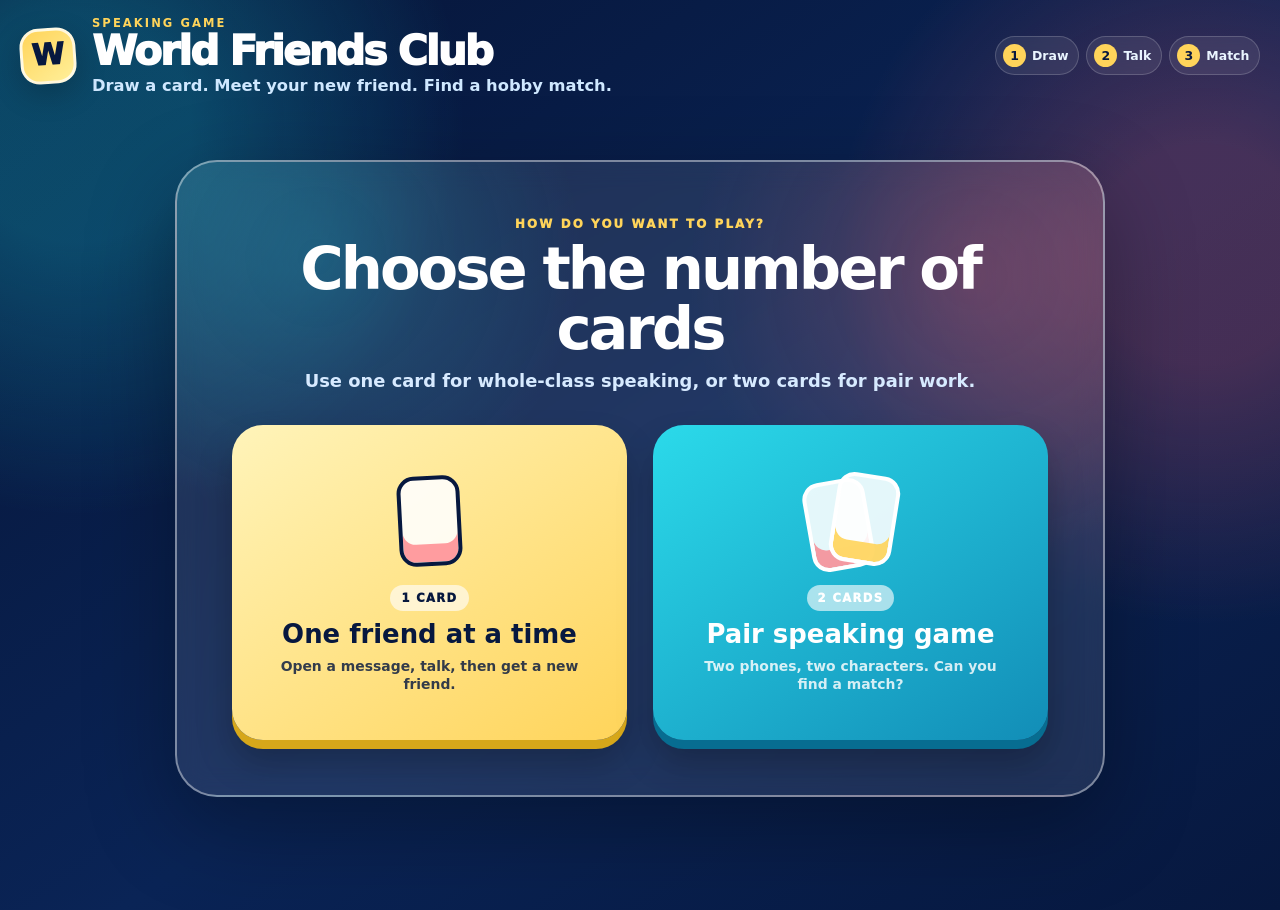
<file: index.html>
<!doctype html>
<html lang="en">
  <head>
    <meta charset="UTF-8" />
    <meta name="viewport" content="width=device-width, initial-scale=1.0" />
    <meta name="theme-color" content="#07183f" />
    <meta
      name="description"
      content="A classroom speaking game for meeting new friends and finding a hobby match."
    />
    <title>World Friends Club</title>
    <link rel="stylesheet" href="styles.css" />
    <script src="app.js" defer></script>
  </head>
  <body>
    <main class="app-shell">
      <header class="masthead">
        <div class="brand-mark" aria-hidden="true">W</div>
        <div class="title-group">
          <p class="eyebrow">SPEAKING GAME</p>
          <h1>World Friends Club</h1>
          <p class="mission">Draw a card. Meet your new friend. Find a hobby match.</p>
        </div>
        <button type="button" class="mode-back is-hidden" id="mode-back">← CHOOSE MODE</button>
        <div class="mini-steps" id="mini-steps" aria-label="How to play">
          <span><b>1</b> Draw</span>
          <span><b>2</b> Talk</span>
          <span><b>3</b> Match</span>
        </div>
      </header>

      <section class="mode-screen" id="mode-screen" aria-labelledby="mode-title">
        <div class="mode-card">
          <p class="mode-kicker">HOW DO YOU WANT TO PLAY?</p>
          <h2 id="mode-title">Choose the number of cards</h2>
          <p class="mode-intro">Use one card for whole-class speaking, or two cards for pair work.</p>

          <div class="mode-options">
            <button type="button" class="mode-option mode-one" id="choose-one">
              <span class="mode-icon single-card-icon" aria-hidden="true"><i></i></span>
              <span class="mode-number">1 CARD</span>
              <strong>One friend at a time</strong>
              <small>Open a message, talk, then get a new friend.</small>
            </button>

            <button type="button" class="mode-option mode-two" id="choose-two">
              <span class="mode-icon double-card-icon" aria-hidden="true"><i></i><i></i></span>
              <span class="mode-number">2 CARDS</span>
              <strong>Pair speaking game</strong>
              <small>Two phones, two characters. Can you find a match? </small>
            </button>
          </div>
        </div>
      </section>

      <div class="workspace is-hidden" id="game-workspace">
        <aside class="chat-guide" aria-labelledby="guide-title">
          <div class="chat-phone">
            <div class="chat-speaker" aria-hidden="true"></div>
            <div class="chat-screen">
              <div class="chat-topbar">
                <div class="chat-avatar" aria-hidden="true">W</div>
                <div>
                  <p>WORLD FRIENDS</p>
                  <h2 id="guide-title">Conversation guide</h2>
                </div>
                <span class="question-count">6 questions</span>
              </div>

              <ol class="chat-thread">
                <li class="exchange">
                  <div class="bubble question">What’s your name?</div>
                  <div class="bubble answer">My name’s Anna Petrova.</div>
                </li>
                <li class="exchange">
                  <div class="bubble question">Sorry? Can you spell that, please?</div>
                  <div class="bubble answer">Yes! P-E-T-R-O-V-A.</div>
                </li>
                <li class="exchange">
                  <div class="bubble question">Where are you from?</div>
                  <div class="bubble answer">I’m from Russia.</div>
                </li>
                <li class="exchange">
                  <div class="bubble question">What’s your phone number?</div>
                  <div class="bubble answer">It’s 482 719 306.</div>
                </li>
                <li class="exchange">
                  <div class="bubble question">How old are you?</div>
                  <div class="bubble answer">I’m ten.</div>
                </li>
                <li class="exchange hobby-exchange">
                  <div class="bubble question">What’s your hobby?</div>
                  <div class="bubble answer">I like dancing.</div>
                </li>
              </ol>

              <p class="chat-note">Use your card to change the blue answers.</p>
            </div>
          </div>
        </aside>

        <section class="game-panel single-mode-panel is-hidden" id="single-mode" aria-label="One-card speaking game">
          <div class="single-game-board">
            <div class="single-heading">
              <span>ONE CARD MODE</span>
              <strong>Tap the new message to open your friend’s card.</strong>
            </div>

            <div class="phone single-phone">
              <div class="phone-speaker" aria-hidden="true"></div>
              <div class="phone-screen single-phone-screen">
                <div class="status-bar">
                  <span>WORLD FRIENDS</span>
                  <span class="signal" aria-hidden="true"><i></i><i></i><i></i></span>
                  <span>INBOX</span>
                </div>

                <div class="single-inbox" id="single-inbox">
                  <div class="inbox-header">
                    <div>
                      <p>NEW MESSAGE</p>
                      <h3>Someone wants to meet you!</h3>
                    </div>
                    <span class="unread-dot" aria-hidden="true"></span>
                  </div>

                  <button type="button" class="friend-message" id="open-single-card">
                    <span class="message-thumb">
                      <img id="single-thumb" src="" alt="" />
                    </span>
                    <span class="message-copy">
                      <small>WORLD FRIENDS CLUB</small>
                      <strong id="single-message-name">New friend</strong>
                      <span>Tap to open the profile card</span>
                    </span>
                    <span class="message-arrow" aria-hidden="true">›</span>
                  </button>

                  <div class="inbox-tip">
                    <span aria-hidden="true">💬</span>
                    <p>Open the card, use the conversation guide, then come back for another friend.</p>
                  </div>
                </div>

                <div class="single-card-view is-hidden" id="single-card-view">
                  <div class="card-stage single-card-stage" id="stage-single">
                    <img id="card-single" src="" alt="" />
                  </div>
                  <button type="button" class="back-to-inbox" id="back-to-inbox">← BACK TO MESSAGE</button>
                </div>

                <div class="single-footer">
                  <span class="counter" id="counter-single" aria-live="polite">Friend 1 / 16</span>
                  <button type="button" class="single-button single-next-button" id="draw-single">
                    <span>NEXT FRIEND</span>
                    <span class="button-arrow" aria-hidden="true">→</span>
                  </button>
                </div>
              </div>
            </div>
          </div>
        </section>

        <section class="game-panel pair-mode-panel is-hidden" id="pair-mode" aria-label="Two-player card game">
          <div class="game-board">
            <article class="player player-a">
              <div class="player-label">
                <span>PHONE A</span>
                <strong>Player A</strong>
              </div>

              <div class="phone">
                <div class="phone-speaker" aria-hidden="true"></div>
                <div class="phone-screen">
                  <div class="status-bar">
                    <span>WORLD FRIENDS</span>
                    <span class="signal" aria-hidden="true"><i></i><i></i><i></i></span>
                    <span>PLAYER A</span>
                  </div>
                  <div class="card-stage" id="stage-a">
                    <img id="card-a" src="" alt="" />
                  </div>
                  <div class="phone-actions">
                    <span class="counter" id="counter-a" aria-live="polite">Card 1 / 8</span>
                    <button type="button" class="single-button" id="draw-a">
                      <span>NEW CARD</span>
                      <span class="button-arrow" aria-hidden="true">→</span>
                    </button>
                  </div>
                </div>
              </div>
            </article>

            <div class="pair-control">
              <p>CHANGE BOTH</p>
              <button type="button" class="pair-button" id="draw-both">
                <span class="pair-cards" aria-hidden="true"><i></i><i></i></span>
                <span class="pair-copy"><small>BOTH PHONES</small>NEW PAIR</span>
                <span class="pair-arrow" aria-hidden="true">↻</span>
              </button>
              <span class="pair-hint">two new cards</span>
            </div>

            <article class="player player-b">
              <div class="player-label">
                <span>PHONE B</span>
                <strong>Player B</strong>
              </div>

              <div class="phone">
                <div class="phone-speaker" aria-hidden="true"></div>
                <div class="phone-screen">
                  <div class="status-bar">
                    <span>WORLD FRIENDS</span>
                    <span class="signal" aria-hidden="true"><i></i><i></i><i></i></span>
                    <span>PLAYER B</span>
                  </div>
                  <div class="card-stage" id="stage-b">
                    <img id="card-b" src="" alt="" />
                  </div>
                  <div class="phone-actions">
                    <span class="counter" id="counter-b" aria-live="polite">Card 1 / 8</span>
                    <button type="button" class="single-button" id="draw-b">
                      <span>NEW CARD</span>
                      <span class="button-arrow" aria-hidden="true">→</span>
                    </button>
                  </div>
                </div>
              </div>
            </article>
          </div>
        </section>
      </div>
    </main>
  </body>
</html>
</file>
<file: styles.css>
:root {
  color-scheme: light;
  --ink: #07183f;
  --ink-soft: #22335d;
  --paper: #fffdf7;
  --coral: #ff5965;
  --coral-dark: #df354f;
  --cyan: #18cde1;
  --cyan-dark: #0790b7;
  --yellow: #ffd45a;
  --line: #dbe4f0;
  --shadow: 0 24px 70px rgba(0, 9, 35, 0.28);
}

* {
  box-sizing: border-box;
}

html {
  min-width: 320px;
  background: #07183f;
}

body {
  margin: 0;
  min-width: 320px;
  min-height: 100vh;
  color: var(--ink);
  font-family: ui-rounded, "Arial Rounded MT Bold", "Trebuchet MS", system-ui, sans-serif;
  background:
    radial-gradient(circle at 6% 14%, rgba(24, 205, 225, 0.27) 0 8%, transparent 27%),
    radial-gradient(circle at 94% 28%, rgba(255, 89, 101, 0.24) 0 8%, transparent 27%),
    linear-gradient(145deg, #061436 0%, #0a2456 55%, #07183f 100%);
}

body::before {
  position: fixed;
  inset: 0;
  z-index: -1;
  content: "";
  opacity: 0.18;
  background-image:
    linear-gradient(rgba(255, 255, 255, 0.12) 1px, transparent 1px),
    linear-gradient(90deg, rgba(255, 255, 255, 0.12) 1px, transparent 1px);
  background-size: 48px 48px;
  mask-image: linear-gradient(to bottom, black, transparent 85%);
}

button {
  font: inherit;
}

.app-shell {
  width: min(1720px, calc(100% - 40px));
  margin: 0 auto;
  padding: 16px 0 28px;
}

.masthead {
  display: grid;
  grid-template-columns: auto minmax(0, 1fr) auto;
  gap: 16px;
  align-items: center;
  margin-bottom: 12px;
  color: white;
}

.brand-mark {
  display: grid;
  width: 56px;
  height: 56px;
  place-items: center;
  border: 3px solid rgba(255, 255, 255, 0.76);
  border-radius: 19px;
  color: var(--ink);
  font-size: 1.85rem;
  font-weight: 1000;
  line-height: 1;
  background: linear-gradient(145deg, var(--yellow), #ffef99);
  box-shadow: 0 10px 30px rgba(0, 0, 0, 0.2);
  transform: rotate(-4deg);
}

.title-group p,
.title-group h1 {
  margin: 0;
}

.eyebrow {
  color: var(--yellow);
  font-size: 0.72rem;
  font-weight: 900;
  letter-spacing: 0.18em;
}

h1 {
  margin-top: 1px !important;
  font-size: clamp(1.9rem, 3.2vw, 3rem);
  font-weight: 1000;
  line-height: 0.98;
  letter-spacing: -0.05em;
}

.mission {
  margin-top: 5px !important;
  color: #cfe8ff;
  font-family: system-ui, sans-serif;
  font-size: clamp(0.9rem, 1.3vw, 1.02rem);
  font-weight: 650;
}

.mini-steps {
  display: flex;
  gap: 7px;
  align-items: center;
}

.mini-steps span {
  display: flex;
  gap: 6px;
  align-items: center;
  padding: 7px 10px 7px 7px;
  border: 1px solid rgba(255, 255, 255, 0.18);
  border-radius: 999px;
  color: #eaf5ff;
  font-family: system-ui, sans-serif;
  font-size: 0.78rem;
  font-weight: 750;
  background: rgba(255, 255, 255, 0.08);
  backdrop-filter: blur(8px);
}

.mini-steps b {
  display: grid;
  width: 23px;
  height: 23px;
  place-items: center;
  border-radius: 50%;
  color: var(--ink);
  background: var(--yellow);
}

.workspace {
  display: grid;
  grid-template-columns: minmax(370px, 420px) minmax(0, 1fr);
  gap: clamp(22px, 2.4vw, 38px);
  align-items: start;
}

.chat-guide {
  min-width: 0;
}

.chat-phone {
  position: sticky;
  top: 16px;
  width: 100%;
  padding: 13px;
  border: 2px solid rgba(255, 255, 255, 0.62);
  border-radius: 45px;
  background: linear-gradient(145deg, #354563, #0a1021 50%, #00040f);
  box-shadow:
    0 34px 70px rgba(0, 0, 0, 0.42),
    inset 0 1px 1px rgba(255, 255, 255, 0.46),
    inset 0 -3px 8px rgba(0, 0, 0, 0.84);
}

.chat-speaker {
  position: absolute;
  z-index: 3;
  top: 20px;
  left: 50%;
  width: 69px;
  height: 17px;
  border-radius: 20px;
  background: #050918;
  box-shadow: inset 0 1px 3px #000;
  transform: translateX(-50%);
}

.chat-screen {
  overflow: hidden;
  padding: 34px 12px 12px;
  border-radius: 33px;
  background:
    radial-gradient(circle at 0 0, rgba(24, 205, 225, 0.16), transparent 34%),
    #edf4fa;
}

.chat-topbar {
  display: grid;
  grid-template-columns: auto 1fr auto;
  gap: 9px;
  align-items: center;
  margin: -6px -2px 10px;
  padding: 10px;
  border-radius: 18px;
  color: white;
  background: var(--ink);
  box-shadow: 0 8px 18px rgba(7, 24, 63, 0.22);
}

.chat-avatar {
  display: grid;
  width: 40px;
  height: 40px;
  place-items: center;
  border-radius: 14px;
  color: var(--ink);
  font-size: 1.12rem;
  font-weight: 1000;
  background: var(--yellow);
  transform: rotate(-4deg);
}

.chat-topbar p,
.chat-topbar h2 {
  margin: 0;
}

.chat-topbar p {
  color: var(--cyan);
  font-size: 0.62rem;
  font-weight: 900;
  letter-spacing: 0.1em;
}

.chat-topbar h2 {
  margin-top: 2px;
  font-size: 1.08rem;
  line-height: 1.02;
}

.question-count {
  padding: 5px 7px;
  border-radius: 999px;
  color: var(--ink);
  font-family: system-ui, sans-serif;
  font-size: 0.62rem;
  font-weight: 850;
  white-space: nowrap;
  background: var(--yellow);
}

.chat-thread {
  display: grid;
  gap: 9px;
  margin: 0;
  padding: 0;
  list-style: none;
  counter-reset: prompt;
}

.exchange {
  position: relative;
  display: grid;
  gap: 4px;
  padding-left: 25px;
  counter-increment: prompt;
}

.exchange::before {
  position: absolute;
  top: 3px;
  left: 0;
  display: grid;
  width: 20px;
  height: 20px;
  place-items: center;
  border-radius: 7px;
  color: var(--ink);
  content: counter(prompt);
  font-family: system-ui, sans-serif;
  font-size: 0.68rem;
  font-weight: 900;
  background: var(--yellow);
}

.bubble {
  max-width: 94%;
  padding: 8px 11px;
  font-family: system-ui, sans-serif;
  font-size: 0.94rem;
  font-weight: 750;
  line-height: 1.24;
}

.bubble.question {
  justify-self: start;
  border: 1px solid #c9daf0;
  border-radius: 7px 17px 17px 17px;
  color: var(--ink);
  background: white;
  box-shadow: 0 4px 10px rgba(7, 24, 63, 0.07);
}

.bubble.answer {
  justify-self: end;
  border-radius: 17px 7px 17px 17px;
  color: white;
  background: linear-gradient(135deg, #2aa8d5, #1678bd);
  box-shadow: 0 5px 12px rgba(13, 116, 179, 0.2);
}

.hobby-exchange .bubble.question {
  border-color: #ffc4cb;
  background: #fff3f4;
}

.hobby-exchange .bubble.answer {
  color: #68182b;
  background: linear-gradient(135deg, #ffe778, var(--yellow));
  box-shadow: 0 5px 12px rgba(184, 131, 0, 0.18);
}

.chat-note {
  margin: 11px 2px 0;
  padding: 9px 10px;
  border-radius: 13px;
  color: #425678;
  font-family: system-ui, sans-serif;
  font-size: 0.82rem;
  font-weight: 750;
  text-align: center;
  background: #dce8f5;
}

.game-panel {
  min-width: 0;
  padding-top: 2px;
}

.pair-button,
.single-button {
  display: flex;
  align-items: center;
  border: 0;
  color: white;
  font-weight: 1000;
  cursor: pointer;
  transition: transform 150ms ease, box-shadow 150ms ease, filter 150ms ease;
}

.pair-button {
  width: 126px;
  min-height: 176px;
  flex-direction: column;
  gap: 10px;
  justify-content: center;
  padding: 16px 10px 12px;
  border: 3px solid white;
  border-radius: 29px;
  color: var(--ink);
  background: linear-gradient(135deg, #ffe47a, var(--yellow));
  box-shadow: 0 8px 0 #d8a91e, 0 18px 38px rgba(0, 0, 0, 0.3);
}

.pair-cards {
  position: relative;
  width: 51px;
  height: 45px;
}

.pair-cards i {
  position: absolute;
  display: block;
  width: 31px;
  height: 40px;
  border: 2px solid var(--ink);
  border-radius: 7px;
  background: white;
  box-shadow: inset 0 -8px 0 #ff7b84;
}

.pair-cards i:first-child {
  top: 5px;
  left: 2px;
  transform: rotate(-8deg);
}

.pair-cards i:last-child {
  top: 2px;
  right: 1px;
  box-shadow: inset 0 -8px 0 var(--cyan);
  transform: rotate(8deg);
}

.pair-copy {
  display: block;
  flex: none;
  font-size: 1.06rem;
  line-height: 1.02;
  letter-spacing: 0.06em;
  text-align: center;
}

.pair-copy small {
  display: block;
  margin-bottom: 4px;
  font-family: system-ui, sans-serif;
  font-size: 0.6rem;
  font-weight: 850;
  letter-spacing: 0.12em;
}

.pair-arrow,
.button-arrow {
  display: grid;
  place-items: center;
  border-radius: 12px;
  color: var(--ink);
  background: white;
}

.pair-arrow {
  width: 43px;
  height: 43px;
  font-size: 1.55rem;
}

.pair-button:hover,
.single-button:hover {
  filter: brightness(1.04) saturate(1.05);
  transform: translateY(-2px);
}

.pair-button:active {
  box-shadow: 0 3px 0 #d8a91e, 0 7px 16px rgba(255, 212, 90, 0.18);
  transform: translateY(4px);
}

.pair-button:focus-visible,
.single-button:focus-visible {
  outline: 4px solid white;
  outline-offset: 3px;
}

.game-board {
  position: relative;
  display: grid;
  grid-template-columns: minmax(0, 1fr) 142px minmax(0, 1fr);
  gap: clamp(13px, 1.8vw, 27px);
  align-items: center;
  justify-items: center;
}

.player {
  display: grid;
  justify-items: center;
  width: 100%;
}

.player-label {
  display: flex;
  width: min(100%, 390px);
  align-items: center;
  justify-content: space-between;
  margin-bottom: 8px;
  color: white;
}

.player-label span {
  padding: 6px 10px;
  border-radius: 999px;
  color: var(--ink);
  font-size: 0.71rem;
  font-weight: 1000;
  letter-spacing: 0.1em;
  background: var(--yellow);
}

.player-label strong {
  color: #dcedff;
  font-family: system-ui, sans-serif;
  font-size: 0.84rem;
}

.phone {
  position: relative;
  width: min(100%, 390px);
  padding: 12px;
  border: 2px solid rgba(255, 255, 255, 0.55);
  border-radius: 44px;
  background: linear-gradient(145deg, #364565, #0a1021 48%, #00040f);
  box-shadow:
    0 30px 62px rgba(0, 0, 0, 0.4),
    inset 0 1px 1px rgba(255, 255, 255, 0.45),
    inset 0 -3px 8px rgba(0, 0, 0, 0.85);
}

.player-a .phone {
  transform: rotate(-0.45deg);
}

.player-b .phone {
  transform: rotate(0.45deg);
}

.phone::after {
  position: absolute;
  top: 96px;
  right: -5px;
  width: 4px;
  height: 72px;
  border-radius: 0 4px 4px 0;
  content: "";
  background: #3a4662;
}

.phone-speaker {
  position: absolute;
  z-index: 3;
  top: 20px;
  left: 50%;
  width: 67px;
  height: 17px;
  border-radius: 20px;
  background: #050918;
  box-shadow: inset 0 1px 3px #000;
  transform: translateX(-50%);
}

.phone-screen {
  overflow: hidden;
  padding: 9px;
  border-radius: 33px;
  background:
    radial-gradient(circle at 50% -10%, rgba(24, 205, 225, 0.2), transparent 30%),
    #f4f7fb;
  box-shadow: inset 0 0 0 1px rgba(255, 255, 255, 0.18);
}

.status-bar {
  display: grid;
  grid-template-columns: 1fr auto 1fr;
  gap: 8px;
  align-items: center;
  height: 26px;
  padding: 0 8px;
  color: #4f6380;
  font-family: system-ui, sans-serif;
  font-size: 0.56rem;
  font-weight: 850;
  letter-spacing: 0.06em;
}

.status-bar span:last-child {
  text-align: right;
}

.signal {
  display: flex;
  gap: 2px;
  align-items: flex-end;
}

.signal i {
  display: block;
  width: 3px;
  border-radius: 3px;
  background: #8290a5;
}

.signal i:nth-child(1) { height: 4px; }
.signal i:nth-child(2) { height: 7px; }
.signal i:nth-child(3) { height: 10px; }

.card-stage {
  display: grid;
  width: 100%;
  aspect-ratio: 498 / 720;
  place-items: center;
  overflow: hidden;
  border-radius: 21px;
  background: #dfe8f2;
  box-shadow: 0 11px 25px rgba(7, 24, 63, 0.2);
}

.card-stage img {
  display: block;
  width: 100%;
  height: 100%;
  object-fit: fill;
  transform-origin: 50% 60%;
}

.card-stage.is-changing img {
  animation: card-in 420ms cubic-bezier(0.2, 0.8, 0.2, 1);
}

@keyframes card-in {
  from {
    opacity: 0;
    transform: translateY(16px) scale(0.965) rotate(-0.8deg);
  }
  to {
    opacity: 1;
    transform: translateY(0) scale(1) rotate(0);
  }
}

.phone-actions {
  display: grid;
  grid-template-columns: auto minmax(0, 1fr);
  gap: 9px;
  align-items: center;
  padding-top: 9px;
}

.counter {
  min-width: 71px;
  color: #55657e;
  font-family: system-ui, sans-serif;
  font-size: 0.72rem;
  font-weight: 800;
  text-align: center;
}

.single-button {
  min-height: 49px;
  justify-content: space-between;
  padding: 0 7px 0 17px;
  border-radius: 16px;
  font-size: 0.88rem;
  letter-spacing: 0.08em;
  background: linear-gradient(135deg, #ff6f76, var(--coral));
  box-shadow: 0 6px 0 var(--coral-dark), 0 11px 21px rgba(255, 89, 101, 0.25);
}

.player-b .single-button {
  background: linear-gradient(135deg, #22dced, var(--cyan-dark));
  box-shadow: 0 6px 0 var(--cyan-dark), 0 11px 21px rgba(24, 205, 225, 0.25);
}

.single-button:active {
  box-shadow: 0 3px 0 var(--coral-dark), 0 7px 16px rgba(255, 89, 101, 0.2);
  transform: translateY(3px);
}

.player-b .single-button:active {
  box-shadow: 0 3px 0 var(--cyan-dark), 0 7px 16px rgba(24, 205, 225, 0.2);
}

.button-arrow {
  width: 35px;
  height: 35px;
  font-size: 1.25rem;
  background: var(--yellow);
}

.pair-control {
  display: grid;
  gap: 10px;
  place-items: center;
  align-self: center;
  text-align: center;
}

.pair-control > p {
  margin: 0;
  color: white;
  font-family: system-ui, sans-serif;
  font-size: 0.68rem;
  font-weight: 900;
  letter-spacing: 0.16em;
}

.pair-hint {
  color: #cfe8ff;
  font-family: system-ui, sans-serif;
  font-size: 0.76rem;
  font-weight: 750;
}

@media (max-width: 1260px) {
  .workspace {
    grid-template-columns: minmax(300px, 335px) minmax(0, 1fr);
    gap: 20px;
  }

  .phone {
    width: min(100%, 350px);
  }

  .player-label {
    width: min(100%, 350px);
  }

  .game-board {
    grid-template-columns: minmax(0, 1fr) 112px minmax(0, 1fr);
    gap: 12px;
  }

  .pair-button {
    width: 106px;
    min-height: 158px;
  }
}

@media (max-width: 1080px) {
  .app-shell {
    width: min(940px, calc(100% - 28px));
  }

  .workspace {
    grid-template-columns: 1fr;
  }

  .chat-phone {
    position: relative;
    top: auto;
    width: min(100%, 900px);
    margin: 0 auto;
  }

  .chat-thread {
    grid-template-columns: repeat(2, minmax(0, 1fr));
    gap: 10px 14px;
  }

  .phone {
    width: min(100%, 390px);
  }

  .player-label {
    width: min(100%, 390px);
  }
}

@media (max-width: 760px) {
  .app-shell {
    width: min(520px, calc(100% - 22px));
    padding-top: 17px;
  }

  .masthead {
    grid-template-columns: auto 1fr;
  }

  .mini-steps {
    grid-column: 1 / -1;
    overflow-x: auto;
    justify-content: flex-start;
    padding-bottom: 2px;
  }

  .brand-mark {
    width: 50px;
    height: 50px;
    border-radius: 17px;
    font-size: 1.6rem;
  }

  .chat-phone {
    padding: 10px;
    border-radius: 36px;
  }

  .chat-screen {
    padding-inline: 9px;
    border-radius: 27px;
  }

  .chat-thread {
    grid-template-columns: 1fr;
  }

  .game-board {
    grid-template-columns: 1fr;
    gap: 24px;
  }

  .pair-control {
    width: min(100%, 430px);
  }

  .pair-button {
    width: 100%;
    min-height: 72px;
    flex-direction: row;
    justify-content: space-between;
    padding: 9px 12px;
  }

  .player-a .phone,
  .player-b .phone {
    transform: none;
  }

  .phone {
    width: min(100%, 430px);
  }

  .player-label {
    width: min(100%, 430px);
  }
}

@media (prefers-reduced-motion: reduce) {
  *,
  *::before,
  *::after {
    scroll-behavior: auto !important;
    animation-duration: 0.01ms !important;
    animation-iteration-count: 1 !important;
    transition-duration: 0.01ms !important;
  }
}

/* Mode selection + one-card mode */
.is-hidden {
  display: none !important;
}

.mode-back {
  justify-self: end;
  padding: 10px 14px;
  border: 2px solid rgba(255, 255, 255, 0.56);
  border-radius: 999px;
  color: white;
  font-size: 0.73rem;
  font-weight: 950;
  letter-spacing: 0.08em;
  background: rgba(255, 255, 255, 0.1);
  cursor: pointer;
  backdrop-filter: blur(8px);
}

.mode-back:hover {
  background: rgba(255, 255, 255, 0.18);
}

.mode-screen {
  display: grid;
  min-height: calc(100vh - 125px);
  place-items: center;
  padding: 22px 0 54px;
}

.mode-card {
  width: min(930px, 100%);
  padding: clamp(28px, 5vw, 55px);
  border: 2px solid rgba(255, 255, 255, 0.42);
  border-radius: 42px;
  text-align: center;
  background:
    radial-gradient(circle at 15% 15%, rgba(24, 205, 225, 0.2), transparent 28%),
    radial-gradient(circle at 86% 18%, rgba(255, 89, 101, 0.21), transparent 30%),
    rgba(255, 255, 255, 0.095);
  box-shadow: 0 30px 90px rgba(0, 0, 0, 0.32);
  backdrop-filter: blur(14px);
}

.mode-kicker,
.mode-card h2,
.mode-intro {
  margin: 0;
}

.mode-kicker {
  color: var(--yellow);
  font-family: system-ui, sans-serif;
  font-size: 0.74rem;
  font-weight: 950;
  letter-spacing: 0.18em;
}

.mode-card h2 {
  margin-top: 8px;
  color: white;
  font-size: clamp(2rem, 5vw, 3.7rem);
  line-height: 1;
  letter-spacing: -0.05em;
}

.mode-intro {
  margin-top: 12px;
  color: #d7eaff;
  font-family: system-ui, sans-serif;
  font-size: clamp(0.95rem, 1.8vw, 1.12rem);
  font-weight: 650;
}

.mode-options {
  display: grid;
  grid-template-columns: repeat(2, minmax(0, 1fr));
  gap: clamp(16px, 3vw, 26px);
  margin-top: 34px;
}

.mode-option {
  position: relative;
  display: grid;
  min-height: 315px;
  place-items: center;
  align-content: center;
  gap: 9px;
  padding: 30px 24px;
  border: 0;
  border-radius: 31px;
  color: var(--ink);
  cursor: pointer;
  transition: transform 160ms ease, box-shadow 160ms ease, filter 160ms ease;
}

.mode-one {
  background: linear-gradient(145deg, #fff4ba, var(--yellow));
  box-shadow: 0 9px 0 #d6a71a, 0 22px 35px rgba(0, 0, 0, 0.25);
}

.mode-two {
  color: white;
  background: linear-gradient(145deg, #2bdaea, #128db7);
  box-shadow: 0 9px 0 #076d91, 0 22px 35px rgba(0, 0, 0, 0.25);
}

.mode-option:hover {
  filter: brightness(1.04) saturate(1.04);
  transform: translateY(-5px);
}

.mode-option:active {
  transform: translateY(2px);
}

.mode-icon {
  position: relative;
  display: block;
  width: 96px;
  height: 102px;
  margin-bottom: 3px;
}

.mode-icon i {
  position: absolute;
  display: block;
  width: 63px;
  height: 90px;
  border: 4px solid currentColor;
  border-radius: 17px;
  background: rgba(255, 255, 255, 0.88);
  box-shadow: inset 0 -18px 0 rgba(255, 89, 101, 0.58);
}

.single-card-icon i {
  top: 5px;
  left: 16px;
  transform: rotate(-3deg);
}

.double-card-icon i:first-child {
  top: 9px;
  left: 4px;
  transform: rotate(-10deg);
}

.double-card-icon i:last-child {
  top: 3px;
  right: 3px;
  box-shadow: inset 0 -18px 0 rgba(255, 212, 90, 0.9);
  transform: rotate(9deg);
}

.mode-number {
  padding: 6px 11px;
  border-radius: 999px;
  font-size: 0.72rem;
  font-weight: 1000;
  letter-spacing: 0.12em;
  background: rgba(255, 255, 255, 0.62);
}

.mode-option strong {
  font-size: clamp(1.25rem, 2.3vw, 1.62rem);
  line-height: 1.08;
}

.mode-option small {
  max-width: 310px;
  font-family: system-ui, sans-serif;
  font-size: 0.87rem;
  font-weight: 700;
  line-height: 1.35;
  opacity: 0.82;
}

.single-game-board {
  display: grid;
  justify-items: center;
}

.single-heading {
  display: flex;
  width: min(100%, 480px);
  align-items: center;
  justify-content: space-between;
  gap: 18px;
  margin-bottom: 10px;
  color: white;
}

.single-heading span {
  padding: 6px 10px;
  border-radius: 999px;
  color: var(--ink);
  font-size: 0.7rem;
  font-weight: 1000;
  letter-spacing: 0.1em;
  background: var(--yellow);
  white-space: nowrap;
}

.single-heading strong {
  color: #dceeff;
  font-family: system-ui, sans-serif;
  font-size: 0.82rem;
  text-align: right;
}

.single-phone {
  width: min(100%, 480px);
  transform: rotate(0.25deg);
}

.single-phone-screen {
  min-height: 674px;
  display: flex;
  flex-direction: column;
}

.single-inbox,
.single-card-view {
  flex: 1;
}

.single-inbox {
  display: grid;
  align-content: start;
  gap: 16px;
  padding: 14px 7px 6px;
}

.inbox-header {
  display: flex;
  align-items: center;
  justify-content: space-between;
  padding: 8px 4px 0;
}

.inbox-header p,
.inbox-header h3 {
  margin: 0;
}

.inbox-header p {
  color: #1486b3;
  font-family: system-ui, sans-serif;
  font-size: 0.66rem;
  font-weight: 950;
  letter-spacing: 0.13em;
}

.inbox-header h3 {
  margin-top: 3px;
  font-size: 1.38rem;
  line-height: 1.05;
}

.unread-dot {
  width: 13px;
  height: 13px;
  border: 3px solid white;
  border-radius: 50%;
  background: var(--coral);
  box-shadow: 0 0 0 2px var(--coral);
}

.friend-message {
  display: grid;
  grid-template-columns: 94px minmax(0, 1fr) auto;
  gap: 14px;
  align-items: center;
  width: 100%;
  padding: 12px;
  border: 2px solid #d6e2ee;
  border-radius: 23px;
  color: var(--ink);
  text-align: left;
  background: white;
  box-shadow: 0 12px 28px rgba(7, 24, 63, 0.12);
  cursor: pointer;
  transition: transform 150ms ease, box-shadow 150ms ease;
}

.friend-message:hover {
  transform: translateY(-2px);
  box-shadow: 0 16px 32px rgba(7, 24, 63, 0.16);
}

.message-thumb {
  display: block;
  width: 94px;
  height: 120px;
  overflow: hidden;
  border: 4px solid white;
  border-radius: 18px;
  background: #e5edf5;
  box-shadow: 0 4px 14px rgba(7, 24, 63, 0.18);
}

.message-thumb img {
  width: 100%;
  height: 100%;
  object-fit: cover;
  object-position: center top;
}

.message-copy {
  display: grid;
  gap: 5px;
  min-width: 0;
}

.message-copy small {
  color: #1388b4;
  font-family: system-ui, sans-serif;
  font-size: 0.62rem;
  font-weight: 900;
  letter-spacing: 0.09em;
}

.message-copy strong {
  overflow: hidden;
  font-size: 1.28rem;
  text-overflow: ellipsis;
  white-space: nowrap;
}

.message-copy span {
  color: #65758f;
  font-family: system-ui, sans-serif;
  font-size: 0.79rem;
  font-weight: 700;
}

.message-arrow {
  display: grid;
  width: 38px;
  height: 38px;
  place-items: center;
  border-radius: 50%;
  color: white;
  font-size: 2rem;
  line-height: 1;
  background: var(--coral);
}

.inbox-tip {
  display: flex;
  gap: 11px;
  align-items: flex-start;
  padding: 14px;
  border-radius: 18px;
  color: #38516f;
  background: #deedf7;
}

.inbox-tip span {
  font-size: 1.35rem;
}

.inbox-tip p {
  margin: 0;
  font-family: system-ui, sans-serif;
  font-size: 0.79rem;
  font-weight: 700;
  line-height: 1.35;
}

.single-card-view {
  display: grid;
  align-content: start;
  gap: 10px;
  padding: 7px 2px 0;
}

.single-card-stage {
  width: min(100%, 390px);
  justify-self: center;
}

.back-to-inbox {
  justify-self: center;
  padding: 10px 16px;
  border: 0;
  border-radius: 999px;
  color: white;
  font-size: 0.7rem;
  font-weight: 950;
  letter-spacing: 0.06em;
  background: var(--ink);
  cursor: pointer;
}

.single-footer {
  display: grid;
  grid-template-columns: auto minmax(0, 1fr);
  gap: 10px;
  align-items: center;
  margin-top: auto;
  padding-top: 10px;
}

.single-next-button {
  background: linear-gradient(135deg, #ff6f76, var(--coral));
  box-shadow: 0 6px 0 var(--coral-dark), 0 11px 21px rgba(255, 89, 101, 0.25);
}

@media (max-width: 1080px) {
  .single-phone {
    width: min(100%, 520px);
  }

  .single-heading {
    width: min(100%, 520px);
  }
}

@media (max-width: 760px) {
  .mode-options {
    grid-template-columns: 1fr;
  }

  .mode-option {
    min-height: 240px;
  }

  .mode-card {
    border-radius: 30px;
  }

  .mode-back {
    grid-column: 1 / -1;
    justify-self: start;
  }

  .single-heading {
    align-items: flex-start;
    flex-direction: column;
    gap: 6px;
  }

  .single-heading strong {
    text-align: left;
  }

  .single-phone-screen {
    min-height: 610px;
  }

  .friend-message {
    grid-template-columns: 78px minmax(0, 1fr) auto;
    gap: 10px;
    padding: 10px;
  }

  .message-thumb {
    width: 78px;
    height: 101px;
  }

  .message-copy strong {
    font-size: 1.05rem;
  }
}
/* ---------- ONE CARD MODE: desktop alignment ---------- */
@media (min-width: 1081px) {

  .single-game-board {
    position: relative;
  }

  .single-heading {
    position: absolute;
    top: -29px;
    left: 50%;
    width: min(100%, 480px);
    margin: 0;
    transform: translateX(-50%);
    z-index: 5;
  }

  .single-phone {
    margin-top: 0;
  }

  .single-heading strong {
    max-width: 300px;
    line-height: 1.2;
  }
}
</file>
